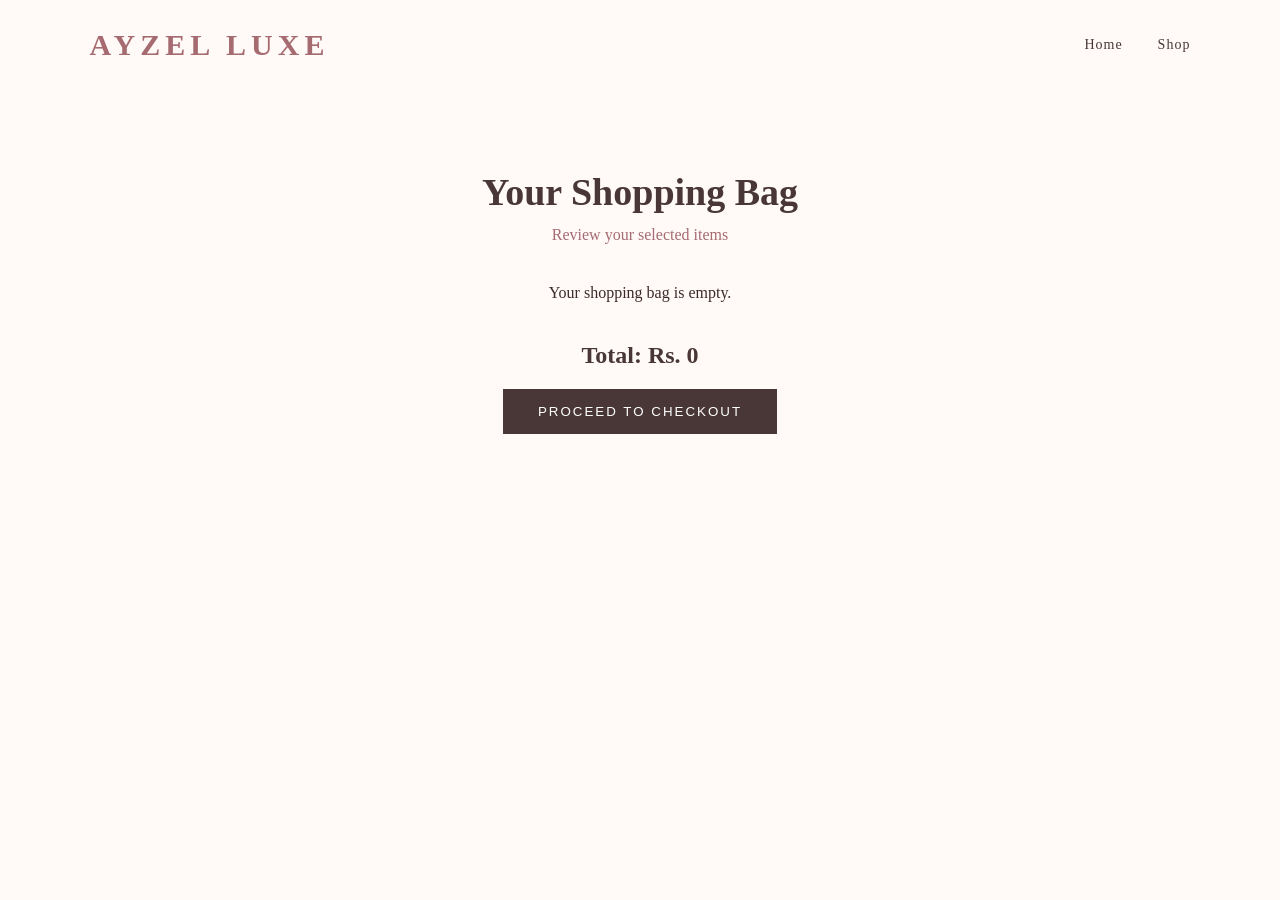
<file: cart.html>
<!DOCTYPE html>
<html lang="en">
<head>
    <meta charset="UTF-8">
    <meta name="viewport" content="width=device-width, initial-scale=1.0">
    <title>Shopping Cart | AYZEL LUXE</title>
    <link rel="stylesheet" href="style.css">
</head>
<body>

    <header>
        <div class="logo">AYZEL LUXE</div>
        <nav>
            <a href="index.html">Home</a>
            <a href="index.html">Shop</a>
        </nav>
    </header>

    <section class="cart-page">
        <h1>Your Shopping Bag</h1>
        <p>Review your selected items</p>

        <div id="cart-items"></div>

        <div class="cart-total">
            <h2>Total: <span id="total-price">Rs. 0</span></h2>
            <button id="checkout-btn" onclick="window.location.href='checkout.html'">
    PROCEED TO CHECKOUT
</button>
        </div>
    </section>

    <script src="script.js"></script>
</body>
</html>
</file>
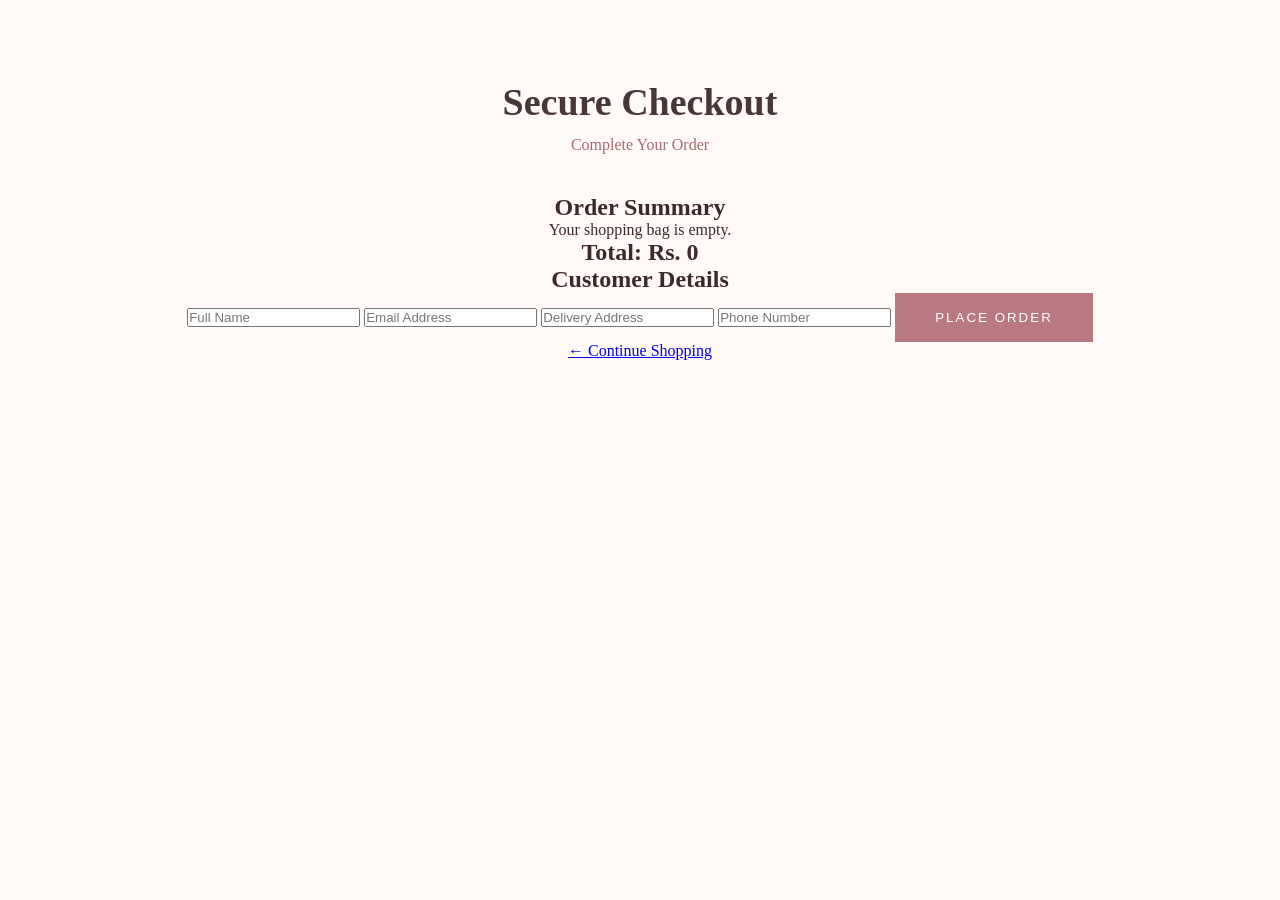
<file: checkout.html>
<!DOCTYPE html>
<html lang="en">
<head>
    <meta charset="UTF-8">
    <meta name="viewport" content="width=device-width, initial-scale=1.0">
    <title>Checkout | AYZEL LUXE</title>
    <link rel="stylesheet" href="style.css">
</head>
<body>

    <section class="cart-page">
        <h1>Secure Checkout</h1>
        <p>Complete Your Order</p>

        <div class="checkout-box">
            <h2>Order Summary</h2>
            <div id="checkout-items"></div>

            <h2>Total: <span id="checkout-total">Rs. 0</span></h2>

            <h2>Customer Details</h2>

            <form id="checkout-form">
                <input type="text" placeholder="Full Name" required>
                <input type="email" placeholder="Email Address" required>
                <input type="text" placeholder="Delivery Address" required>
                <input type="tel" placeholder="Phone Number" required>

                <button type="submit">PLACE ORDER</button>
            </form>
        </div>

        <a href="index.html">← Continue Shopping</a>
    </section>

    <script src="script.js"></script>
</body>
</html>
</file>
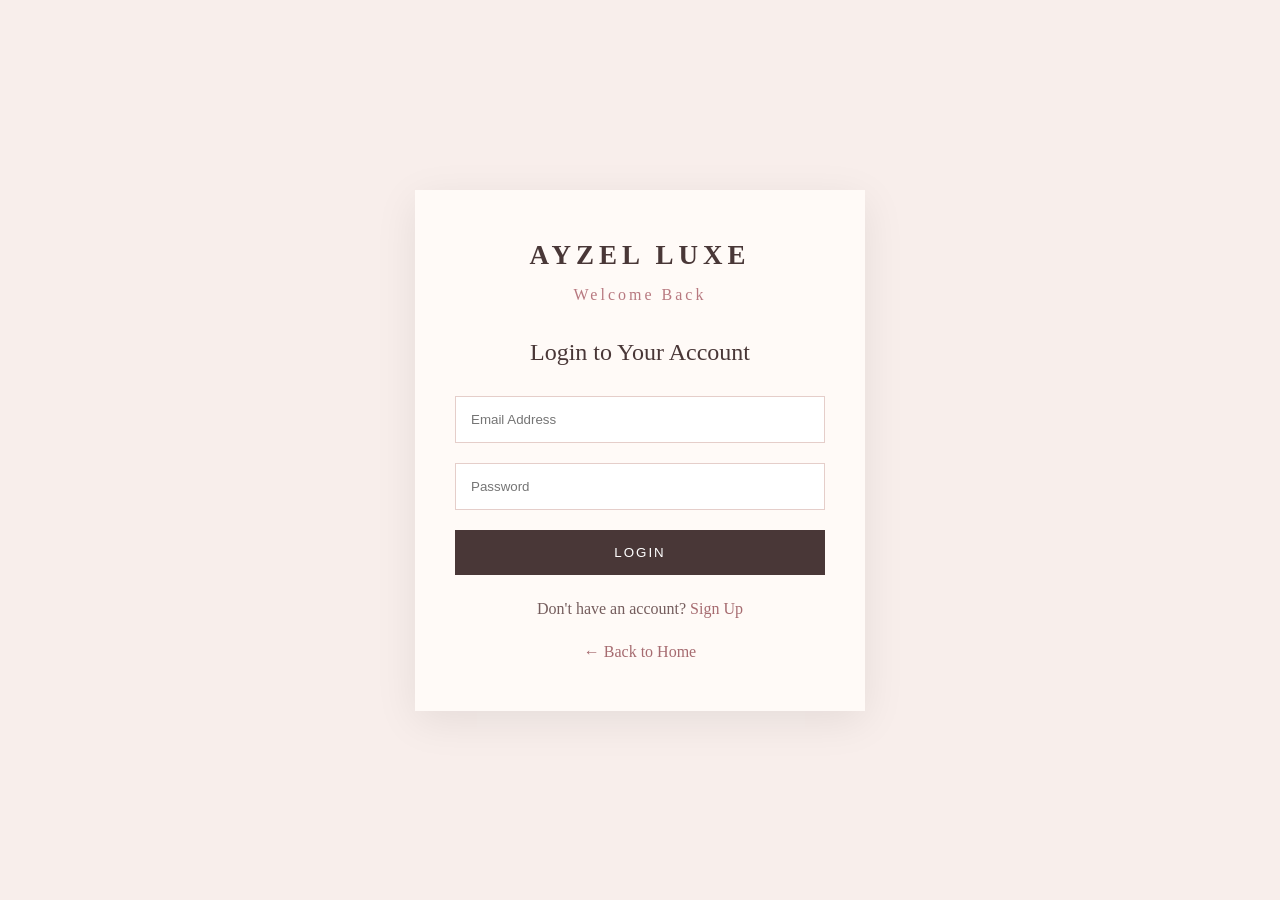
<file: login.html>
<!DOCTYPE html>
<html lang="en">
<head>
    <meta charset="UTF-8">
    <meta name="viewport" content="width=device-width, initial-scale=1.0">
    <title>Login | AYZEL LUXE</title>
    <link rel="stylesheet" href="style.css">
</head>
<body>

    <div class="login-container">

        <div class="login-box">

            <h1>AYZEL LUXE</h1>
            <p class="login-subtitle">Welcome Back</p>

            <h2>Login to Your Account</h2>

            <form id="login-form">
                <input type="email" placeholder="Email Address" required>

                <input type="password" placeholder="Password" required>

                <button type="submit">LOGIN</button>
            </form>

            <p class="signup-text">
                Don't have an account?
                <a href="signup.html">Sign Up</a>
            </p>

            <a href="index.html" class="back-home">← Back to Home</a>

        </div>

    </div>
<script src="script.js"></script>
</body>
</html>
</file>
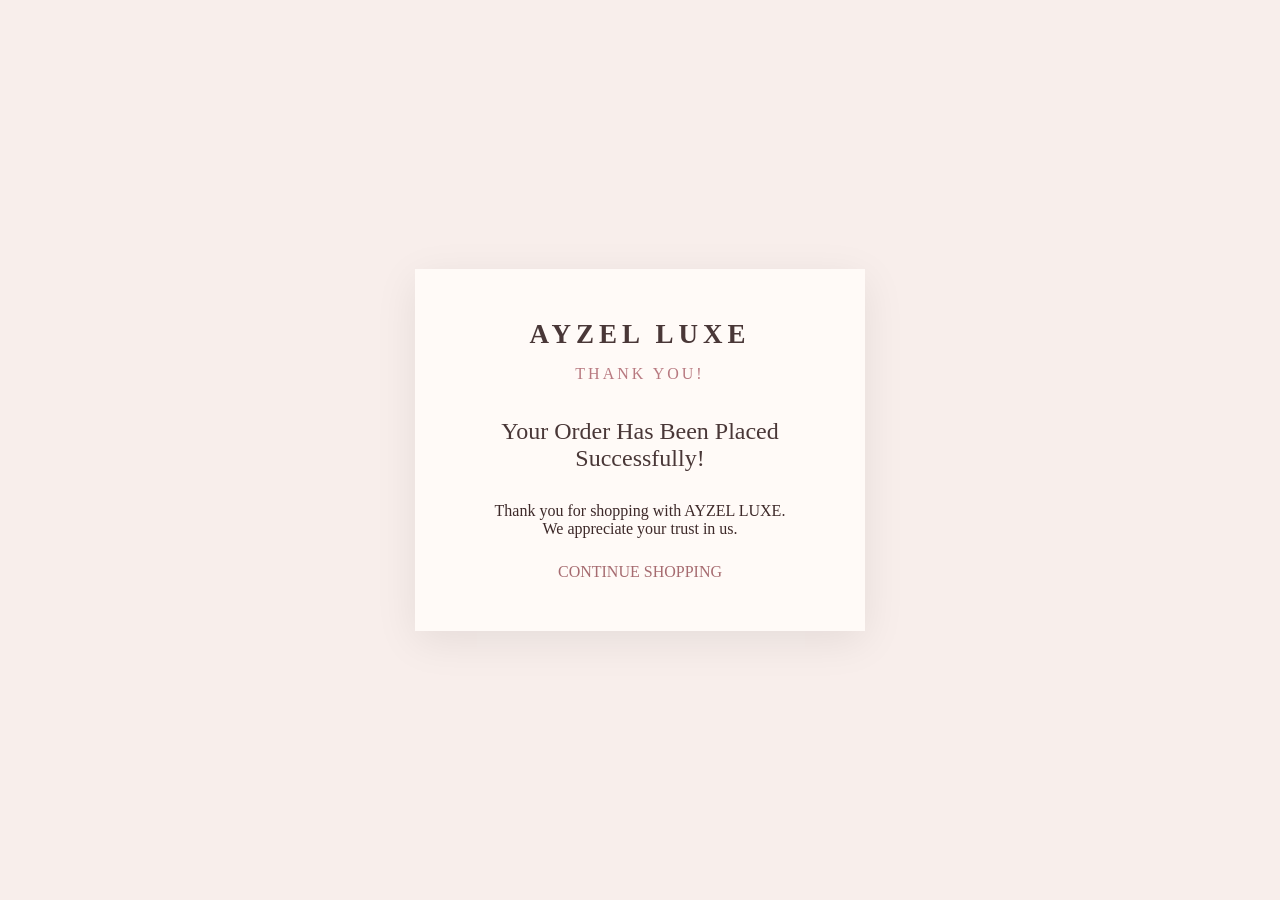
<file: order-success.html>
<!DOCTYPE html>
<html lang="en">
<head>
    <meta charset="UTF-8">
    <meta name="viewport" content="width=device-width, initial-scale=1.0">
    <title>Order Successful | AYZEL LUXE</title>
    <link rel="stylesheet" href="style.css">
</head>
<body>

    <section class="login-container">
        <div class="login-box">
            <h1>AYZEL LUXE</h1>

            <p class="login-subtitle">THANK YOU!</p>

            <h2>Your Order Has Been Placed Successfully!</h2>

            <p>Thank you for shopping with AYZEL LUXE.</p>

            <p>We appreciate your trust in us.</p>

            <a href="index.html" class="back-home">
                CONTINUE SHOPPING
            </a>
        </div>
    </section>

</body>
</html>
</file>
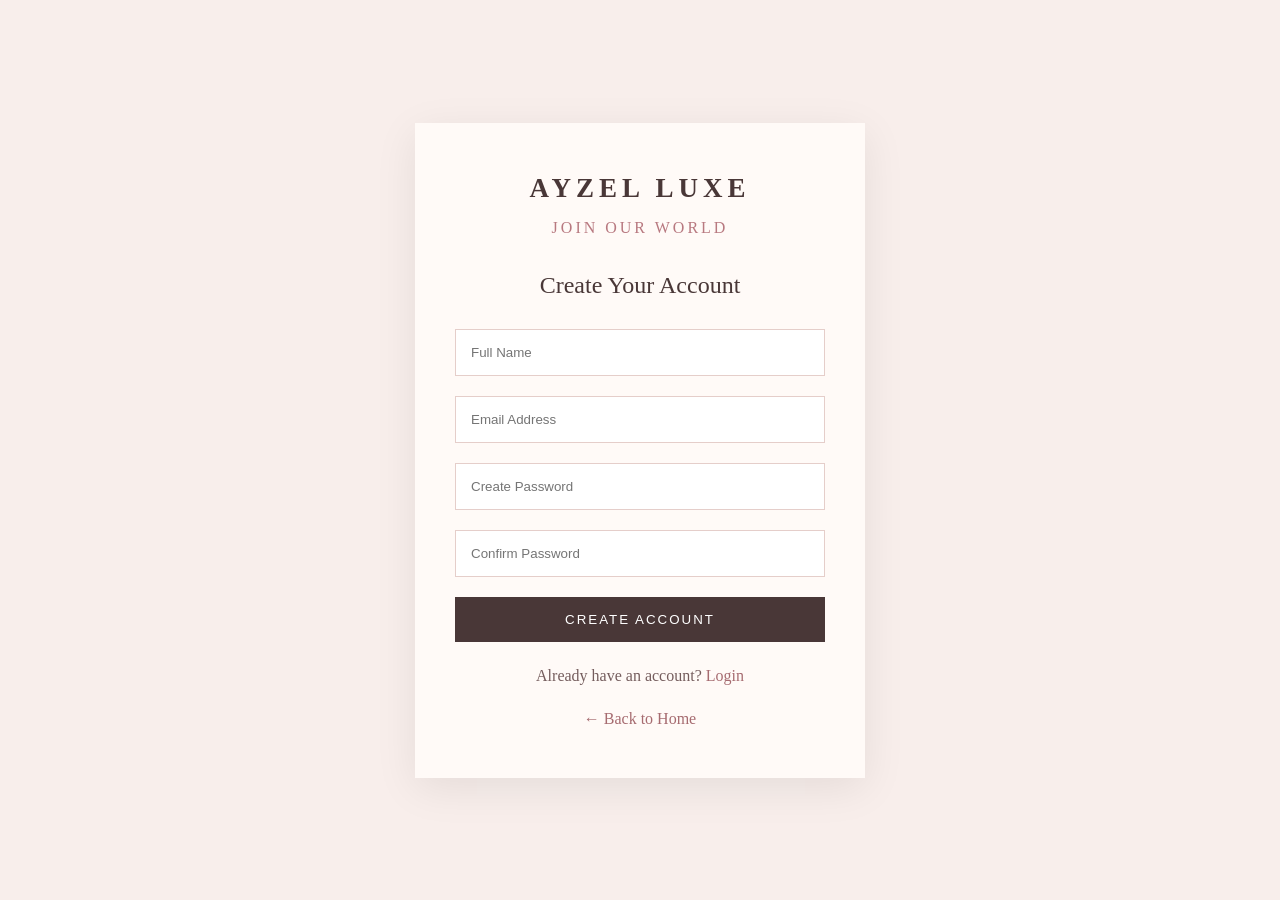
<file: signup.html>
<!DOCTYPE html>
<html lang="en">
<head>
    <meta charset="UTF-8">
    <meta name="viewport" content="width=device-width, initial-scale=1.0">
    <title>Sign Up | AYZEL LUXE</title>
    <link rel="stylesheet" href="style.css">
</head>
<body>

    <div class="login-container">

        <div class="login-box">

            <h1>AYZEL LUXE</h1>
            <p class="login-subtitle">JOIN OUR WORLD</p>

            <h2>Create Your Account</h2>

            <form>
                <input type="text" placeholder="Full Name" required>

                <input type="email" placeholder="Email Address" required>

                <input type="password" placeholder="Create Password" required>

                <input type="password" placeholder="Confirm Password" required>

                <button type="submit">CREATE ACCOUNT</button>
            </form>

            <p class="signup-text">
                Already have an account?
                <a href="login.html">Login</a>
            </p>

            <a href="index.html" class="back-home">← Back to Home</a>

        </div>

    </div>
    <script src="script.js"></script>
</body>
</html>
</file>
<file: style.css>
* {
    margin: 0;
    padding: 0;
    box-sizing: border-box;
}

body {
    font-family: 'Georgia', serif;
    background: #fffaf7;
    color: #3d2929;
}

/* HEADER */

header {
    height: 90px;
    display: flex;
    align-items: center;
    justify-content: space-between;
    padding: 0 7%;
    background: #fffaf7;
}

.logo {
    font-size: 28px;
    font-weight: bold;
    letter-spacing: 4px;
    color: #a66b70;
}

nav {
    display: flex;
    gap: 35px;
}

nav a {
    text-decoration: none;
    color: #493737;
    font-size: 14px;
    letter-spacing: 1px;
}

nav a:hover {
    color: #bd858a;
}

.cart {
    font-size: 15px;
}

/* HERO SECTION */

.hero {
    height: 650px;
    background:
    linear-gradient(rgba(35, 20, 20, 0.25), rgba(35, 20, 20, 0.25)),
    url('https://images.unsplash.com/photo-1539109136881-3be0616acf4b?auto=format&fit=crop&w=1800&q=85');

    background-size: cover;
    background-position: center;
    display: flex;
    align-items: center;
    padding: 0 10%;
}

.hero-content {
    color: white;
    max-width: 550px;
}

.hero-content p:first-child {
    letter-spacing: 5px;
    font-size: 13px;
    margin-bottom: 25px;
}

.hero-content h1 {
    font-size: 68px;
    line-height: 1.15;
    margin-bottom: 25px;
}

.hero-content p {
    font-size: 17px;
    margin-bottom: 30px;
}

button {
    background: #b87980;
    color: white;
    border: none;
    padding: 17px 40px;
    letter-spacing: 2px;
    cursor: pointer;
}

button:hover {
    background: #8f555c;
}
/* COLLECTION SECTION */

.collections {
    padding: 90px 7%;
    background: #fffaf7;
}

.section-title {
    text-align: center;
    margin-bottom: 50px;
}

.section-title p {
    color: #b87980;
    letter-spacing: 4px;
    font-size: 12px;
    margin-bottom: 15px;
}

.section-title h2 {
    font-size: 38px;
    font-weight: normal;
    color: #493737;
}

.collection-grid {
    display: grid;
    grid-template-columns: repeat(3, 1fr);
    gap: 25px;
}

.collection-card {
    text-align: center;
    overflow: hidden;
    background: #fffaf7;
    padding-bottom: 25px;
    border-radius: 12px;
    box-shadow: 0 5px 20px rgba(73, 55, 55, 0.06);
    transition: 0.4s ease;
}

.collection-card:hover {
    transform: translateY(-8px);
    box-shadow: 0 12px 28px rgba(73, 55, 55, 0.12);
}

.collection-card img {
    width: 100%;
    height: 400px;
    object-fit: cover;
    transition: 0.5s ease;
}

.collection-card img:hover {
    transform: scale(1.04);
}

.collection-card h3 {
    font-size: 23px;
    margin: 22px 0 12px;
    color: #493737;
}

.collection-card a {
    color: #b87980;
    text-decoration: none;
    border-bottom: 1px solid #b87980;
    padding-bottom: 5px;
    font-weight: 600;
}

@media (max-width: 768px) {
    .collection-grid {
        grid-template-columns: 1fr;
    }

    .collection-card img {
        height: 350px;
    }
}

    @media (max-width: 768px) {
    .section-title h2 {
        font-size: 29px;
    }
}
/* FEATURED PRODUCTS */

.products {
    padding: 90px 7%;
    background: #f8eeeb;
}

.product-grid {
    display: grid;
    grid-template-columns: repeat(3, 1fr);
    gap: 30px;
}

.product-card {
    background: #fffaf7;
    text-align: center;
    padding-bottom: 30px;
    transition: 0.3s ease;
}

.product-card:hover {
    transform: translateY(-8px);
    box-shadow: 0 10px 30px rgba(0,0,0,0.08);
}

.product-card img {
    width: 100%;
    height: 380px;
    object-fit: cover;
}

.product-card h3 {
    font-size: 22px;
    margin: 22px 0 10px;
}

.product-card p {
    color: #a66b70;
    font-size: 17px;
    margin-bottom: 20px;
}

.product-card button {
    background: #a66b70;
    padding: 13px 30px;
}

@media (max-width: 768px) {
    .product-grid {
        grid-template-columns: repeat(3, 1fr);
        gap: 10px;
    }
}
/* SHOPPING CART PAGE */

.cart-page {
    padding: 80px 7%;
    background: #fffaf7;
    min-height: 70vh;
    text-align: center;
}

.cart-page h1 {
    font-size: 38px;
    color: #493737;
    margin-bottom: 12px;
}

.cart-page > p {
    color: #a66b70;
    margin-bottom: 40px;
}

.cart-item {
    background: white;
    padding: 25px;
    margin: 15px auto;
    max-width: 700px;
    display: flex;
    align-items: center;
    justify-content: space-between;
    gap: 15px;
    flex-wrap: wrap;
    box-shadow: 0 5px 20px rgba(0,0,0,0.05);
}

.cart-item h3 {
    color: #493737;
}

.cart-item p {
    color: #a66b70;
}

.cart-item button {
    background: #a66b70;
    padding: 8px 15px;
}

.cart-total {
    margin-top: 40px;
    color: #493737;
}

.cart-total button {
    margin-top: 20px;
    padding: 15px 35px;
    background: #493737;
}
/* FOOTER SECTION */

/* PREMIUM FOOTER */

.footer {
    background: #493737;
    color: #fffaf7;
    text-align: center;
    padding: 75px 20px 25px;
}

.footer h2 {
    font-family: Georgia, serif;
    font-size: 34px;
    letter-spacing: 5px;
    margin-bottom: 20px;
}

.footer p {
    color: #e8d6d2;
    line-height: 1.8;
    margin-bottom: 25px;
}

.footer-links {
    margin: 35px 0;
}

.footer-links a {
    color: #fffaf7;
    text-decoration: none;
    margin: 0 15px;
    font-size: 13px;
    letter-spacing: 1px;
    transition: 0.3s ease;
}

.footer-links a:hover {
    color: #d9a6a6;
}

.footer .copyright {
    border-top: 1px solid #755d5d;
    padding-top: 25px;
    margin-top: 40px;
    font-size: 12px;
    color: #d9c4c0;
}
/* ABOUT US SECTION */

.about {
    background: #f8eeeb;
    padding: 100px 10%;
    text-align: center;
}

.about-content {
    max-width: 750px;
    margin: auto;
}

.about-content > p:first-child {
    color: #b87980;
    letter-spacing: 4px;
    font-size: 13px;
}

.about-content h2 {
    color: #493737;
    font-size: 40px;
    margin: 20px 0;
    font-weight: normal;
}

.about-content p {
    color: #755d5d;
    line-height: 1.8;
}

.about-content a {
    display: inline-block;
    margin-top: 25px;
    color: #a66b70;
    text-decoration: none;
    border-bottom: 1px solid #a66b70;
    padding-bottom: 6px;
}
/* CONTACT SECTION */

.contact {
    background: #fffaf7;
    padding: 80px 20px;
    text-align: center;
}

.contact > p:first-child {
    color: #b87980;
    letter-spacing: 4px;
    font-size: 13px;
}

.contact h2 {
    color: #493737;
    font-size: 35px;
    margin: 20px 0;
    font-weight: normal;
}

.contact p {
    color: #755d5d;
}

.contact a {
    display: inline-block;
    margin-top: 25px;
    background: #a66b70;
    color: white;
    padding: 15px 38px;
    text-decoration: none;
    letter-spacing: 2px;
    border-radius: 30px;
    font-size: 13px;
    transition: 0.3s ease;
}

.contact a:hover {
    background: #493737;
    transform: translateY(-4px);
    box-shadow: 0 8px 18px rgba(73, 55, 55, 0.15);
}
/* MOBILE RESPONSIVE DESIGN */

@media (max-width: 768px) {

    header {
        flex-direction: column;
        gap: 20px;
    }

    nav {
        display: flex;
        flex-wrap: wrap;
        justify-content: center;
        gap: 15px;
    }
        .product-grid {
        grid-template-columns: repeat(3, 1fr);
        gap: 12px;
    }

    .hero h1 {
    font-family: "Georgia", serif;
    font-size: 58px;
    font-weight: normal;
    line-height: 1.3;
    letter-spacing: 2px;
    color: #493737;
    animation: royalReveal 1.8s ease;
}

    .collection-grid {
    grid-template-columns: 1fr;
}

.product-grid {
    grid-template-columns: repeat(3, 1fr);
    gap: 10px;
}

    .about-content h2,
    .contact h2 {
        font-size: 28px;
    }

    .footer-links a {
        display: inline-block;
        margin: 10px;
    }
}
html {
    scroll-behavior: smooth;
}

section {
    scroll-margin-top: 100px;
}
/* LOGIN PAGE */

.login-container {
    min-height: 100vh;
    background: #f8eeeb;
    display: flex;
    justify-content: center;
    align-items: center;
    padding: 20px;
}

.login-box {
    background: #fffaf7;
    width: 100%;
    max-width: 450px;
    padding: 50px 40px;
    text-align: center;
    box-shadow: 0 10px 40px rgba(0,0,0,0.08);
}

.login-box h1 {
    color: #493737;
    letter-spacing: 5px;
    font-size: 27px;
}

.login-subtitle {
    color: #b87980;
    letter-spacing: 3px;
    margin: 15px 0 35px;
}

.login-box h2 {
    color: #493737;
    font-weight: normal;
    margin-bottom: 30px;
}

.login-box input {
    width: 100%;
    padding: 15px;
    margin-bottom: 20px;
    border: 1px solid #e5ceca;
    background: white;
    outline: none;
    box-sizing: border-box;
}

.login-box button {
    width: 100%;
    padding: 15px;
    background: #493737;
    color: white;
    border: none;
    cursor: pointer;
    letter-spacing: 2px;
}

.signup-text {
    margin-top: 25px;
    color: #755d5d;
}

.signup-text a,
.back-home {
    color: #a66b70;
    text-decoration: none;
}

.back-home {
    display: inline-block;
    margin-top: 25px;
}
/* LOGIN NAVIGATION BUTTON */

.login-link {
    background: #a66b70;
    color: white !important;
    padding: 10px 22px;
    text-decoration: none;
    transition: 0.3s;
}

.login-link:hover {
    background: #493737;
}
/* PRODUCT IMAGE SIZE */
.product-card img {
    width: 100%;
    height: 300px;
    object-fit: cover;
    display: block;
}
/* PREMIUM SEARCH BAR */

.search-box {
    max-width: 550px;
    margin: 0 auto 45px;
    position: relative;
}

.search-box input {
    width: 100%;
    padding: 18px 25px;
    border: 1px solid #e5ceca;
    border-radius: 40px;
    background: #fffaf7;
    color: #493737;
    font-size: 15px;
    letter-spacing: 0.5px;
    outline: none;
    box-sizing: border-box;
    transition: 0.3s ease;
}

.search-box input:focus {
    border-color: #a66b70;
    box-shadow: 0 5px 20px rgba(166, 107, 112, 0.12);
}

.search-box input::placeholder {
    color: #b99a96;
    font-style: italic;
}
/* PREMIUM PRODUCT CARD DESIGN */

.product-card {
    border-radius: 12px;
    overflow: hidden;
    background: #fffaf7;
    box-shadow: 0 6px 22px rgba(73, 55, 55, 0.08);
    transition: all 0.4s ease;
    padding-bottom: 20px;
}
.product-card:hover {
    transform: translateY(-10px);
    box-shadow: 0 15px 35px rgba(73, 55, 55, 0.13);
}

.product-card img {
    transition: transform 0.5s ease;
}

.product-card:hover img {
    transform: scale(1.05);
}

.product-card button {
    border: none;
    cursor: pointer;
    letter-spacing: 1px;
    transition: 0.3s ease;
}

.product-card button:hover {
    background: #493737;
}
/* PREMIUM SORT DROPDOWN */

.sort-box {
    display: flex;
    justify-content: flex-end;
    max-width: 1200px;
    margin: 0 auto 30px;
}

.sort-box select {
    width: 230px;
    padding: 14px 18px;
    border: 1px solid #e5ceca;
    border-radius: 30px;
    background: #fffaf7;
    color: #493737;
    font-size: 14px;
    letter-spacing: 0.5px;
    outline: none;
    cursor: pointer;
    transition: 0.3s ease;
}

.sort-box select:hover,
.sort-box select:focus {
    border-color: #a66b70;
    box-shadow: 0 5px 18px rgba(166, 107, 112, 0.12);
}

.sort-box select option {
    background: #fffaf7;
    color: #493737;
}
/* PREMIUM CUSTOMER REVIEWS */

.reviews {
    padding: 90px 7%;
    background: #fffaf7;
}

.review-grid {
    display: grid;
    grid-template-columns: repeat(3, 1fr);
    gap: 25px;
}

.review-card {
    background: #fffaf7;
    padding: 35px 25px;
    text-align: center;
    border-radius: 12px;
    border: 1px solid #f0e3df;
    box-shadow: 0 5px 20px rgba(73, 55, 55, 0.06);
    transition: 0.4s ease;
}

.review-card:hover {
    transform: translateY(-8px);
    box-shadow: 0 12px 28px rgba(73, 55, 55, 0.12);
}

.stars {
    color: #c49a55;
    font-size: 22px;
    letter-spacing: 4px;
    margin-bottom: 20px;
}

.review-card p {
    color: #755d5d;
    line-height: 1.8;
    margin-bottom: 20px;
}

.review-card h3 {
    color: #493737;
    margin-bottom: 8px;
}

.review-card span {
    color: #b87980;
    font-size: 13px;
}

@media (max-width: 768px) {
    .review-grid {
        grid-template-columns: 1fr;
    }
}
/* PREMIUM FAQ SECTION */

.faq {
    background: #f8eeeb;
    padding: 90px 7%;
}

.faq-container {
    max-width: 850px;
    margin: auto;
}

.faq-container details {
    background: #fffaf7;
    margin-bottom: 18px;
    padding: 24px 28px;
    border: 1px solid #ead8d3;
    border-radius: 12px;
    transition: 0.3s ease;
}

.faq-container details:hover {
    border-color: #b87980;
    box-shadow: 0 5px 18px rgba(73, 55, 55, 0.07);
}

.faq-container details[open] {
    border-color: #a66b70;
}

.faq-container summary {
    color: #493737;
    font-size: 16px;
    cursor: pointer;
    font-weight: 600;
}

.faq-container details p {
    color: #755d5d;
    line-height: 1.7;
    margin-top: 18px;
}
/* AYZEL LUXE PREMIUM LOGO */

.logo {
    font-family: "Georgia", serif;
    font-size: 30px;
    font-weight: bold;
    letter-spacing: 5px;
    color: #a66b70;
    animation: logoReveal 1.5s ease forwards;
}

@keyframes logoReveal {
    from {
        opacity: 0;
        transform: translateY(-15px);
    }
    to {
        opacity: 1;
        transform: translateY(0);
    }
}
/* ROYAL AYZEL LUXE HERO */

.hero {
    min-height: 650px;
    display: flex;
    justify-content: center;
    align-items: center;
    text-align: center;
    background: linear-gradient(rgba(255,250,247,0.78), rgba(255,250,247,0.78)),
                url("https://images.unsplash.com/photo-1490481651871-ab68de25d43d?w=1600");
    background-size: cover;
    background-position: center;
}

.hero-content {
    padding: 40px 20px;
    animation: royalReveal 1.8s ease;
}

.hero-crown {
    font-size: 48px;
    color: #bd9290;
    margin-bottom: 12px;
}

.hero-content h1 {
    font-family: Georgia, serif;
    font-size: 65px;
    letter-spacing: 12px;
    font-weight: normal;
    color: #493737;
}

.hero-line {
    width: 100px;
    height: 1px;
    background: #bd9290;
    margin: 25px auto;
}

.hero-tagline {
    font-family: Georgia, serif;
    color: #a66b70;
    font-size: 23px;
    font-style: italic;
    letter-spacing: 2px;
    margin-top: 10px;
    animation: royalReveal 2s ease;
}

.hero-description {
    color: #755d5d;
    margin: 20px 0 30px;
    letter-spacing: 1px;
}

.hero-button {
    display: inline-block;
    padding: 15px 35px;
    border: 1px solid #bd9290;
    color: #493737;
    text-decoration: none;
    letter-spacing: 2px;
    transition: 0.4s;
}

.hero-button:hover {
    background: #fff;
    border-color: #a66b70;
}

@keyframes royalReveal {
    from {
        opacity: 0;
        transform: translateY(25px);
    }
    to {
        opacity: 1;
        transform: translateY(0);
    }
}

@media (max-width: 768px) {
    .hero-content h1 {
        font-size: 36px;
        letter-spacing: 6px;
    }
}
.product-card img {
    width: 100%;
    height: 300px;
    object-fit: cover;
    display: block;
}

/* Mobile product images */
@media (max-width: 768px) {
    .product-card img {
        height: 150px;
    }
}
.product-card h3 {
    font-size: 18px;
    font-weight: 600;
    color: #493737;
    margin: 15px 5px 8px;
}

.product-card p {
    color: #a66b70;
    font-size: 16px;
    font-weight: 600;
    margin-bottom: 15px;
}

@media (max-width: 768px) {
    .product-card h3 {
        font-size: 11px;
    }

    .product-card p {
        font-size: 11px;
    }
}
.product-card button {
    background: #a66b70;
    color: white;
    border: none;
    padding: 12px 20px;
    border-radius: 25px;
    font-size: 13px;
    font-weight: 600;
    letter-spacing: 0.5px;
    cursor: pointer;
    transition: 0.3s ease;
}

.product-card button:hover {
    background: #493737;
    transform: scale(1.05);
}

@media (max-width: 768px) {
    .product-card button {
        padding: 7px 5px;
        font-size: 9px;
        width: 90%;
    }
}
.product-badge {
    display: inline-block;
    background: transparent;
    color: #a66b70;
    font-size: 9px;
    letter-spacing: 1px;
    padding: 6px 10px;
    margin-top: 10px;
    font-weight: 700;
}
.product-card {
    padding: 12px 8px 20px;
}

.product-card img {
    border-radius: 6px;
}

.product-grid {
    row-gap: 30px;
}
.product-card {
    border: 1px solid #f0e3df;
    border-radius: 12px;
    background: #fffaf7;
}

.product-card:hover {
    border-color: #c99a9d;
    box-shadow: 0 12px 28px rgba(73, 55, 55, 0.12);
}
.product-card {
    position: relative;
}

.product-badge {
    position: absolute;
    top: 12px;
    left: 10px;
    background: #fffaf7;
    color: #a66b70;
    padding: 6px 9px;
    font-size: 9px;
    letter-spacing: 1px;
    z-index: 2;
}
.review-card .stars {
    color: #c49a55;
    font-size: 20px;
    letter-spacing: 3px;
    margin-bottom: 15px;
}

.review-card p {
    color: #6b5656;
    font-size: 15px;
    line-height: 1.8;
}

.review-card h4 {
    color: #493737;
    font-size: 16px;
    margin-top: 18px;
}
@media (max-width: 768px) {
    .footer {
        padding: 50px 15px 20px;
    }

    .footer h2 {
        font-size: 26px;
        letter-spacing: 3px;
    }

    .footer-links {
        display: flex;
        flex-wrap: wrap;
        justify-content: center;
        gap: 12px;
    }

    .footer-links a {
        margin: 5px;
        font-size: 12px;
    }
}
@media (max-width: 768px) {
    .product-card {
        display: flex;
        flex-direction: column;
        align-items: center;
        text-align: center;
    }

    .product-card button {
        width: 90%;
        margin: 8px auto;
        padding: 8px 3px;
        font-size: 10px;
        white-space: nowrap;
    }
}
</file>
